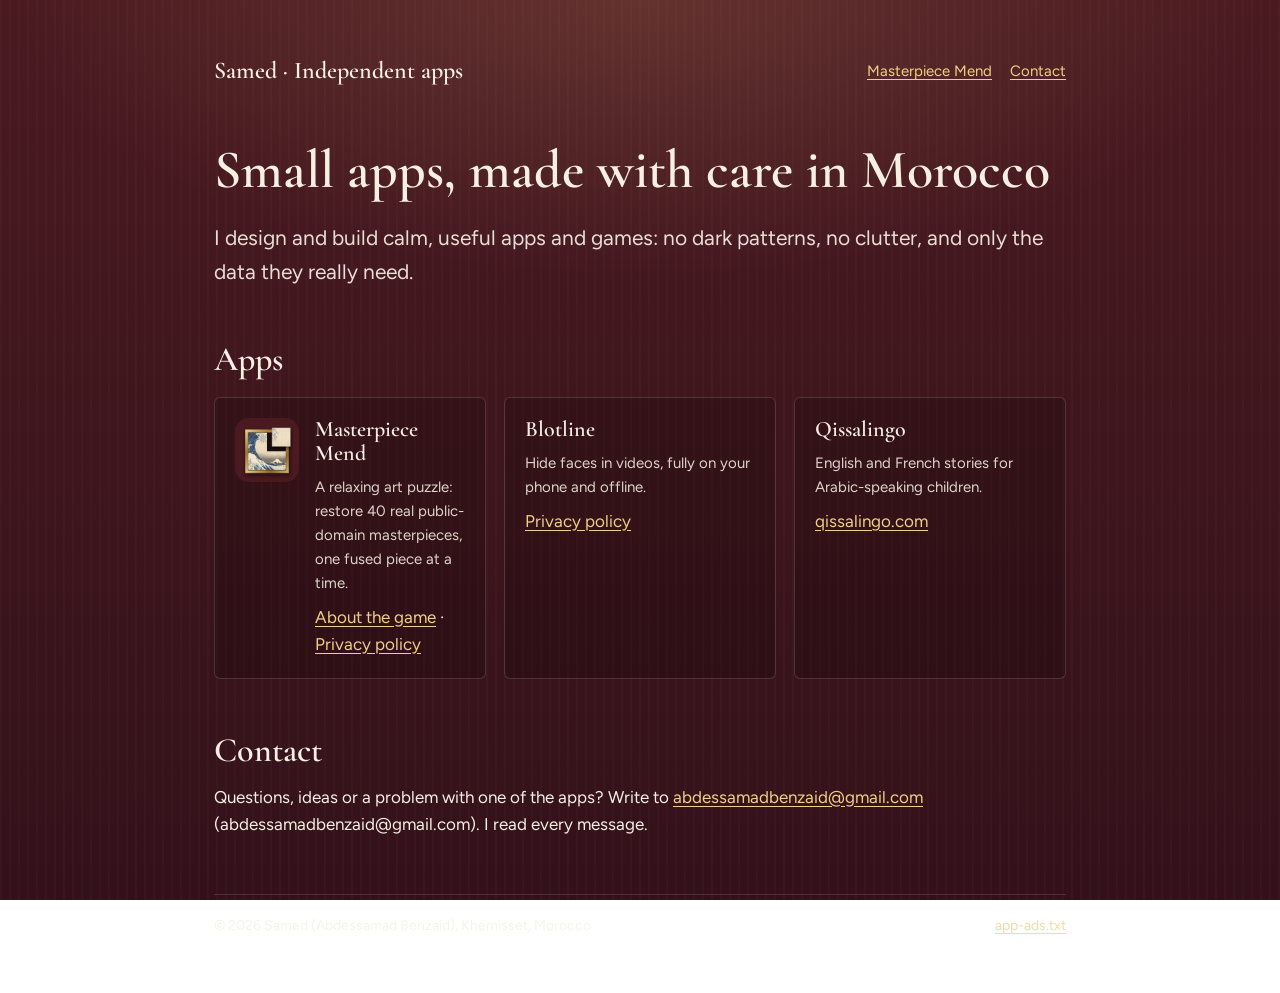
<file: index.html>
<!DOCTYPE html>
<html lang="en">
<head>
<meta charset="utf-8">
<meta name="viewport" content="width=device-width,initial-scale=1">
<title>Samed · Independent apps</title>
<meta name="description" content="Small, careful apps and games made in Morocco by Samed: Masterpiece Mend, Blotline and Qissalingo.">
<link rel="stylesheet" href="style.css">
</head>
<body>
<div class="wrap">
 <header class="top"><a class="brand" href="./">Samed · Independent apps</a>
  <nav class="nav"><a href="masterpiece-mend/">Masterpiece Mend</a><a href="#contact">Contact</a></nav></header>

 <h1>Small apps, made with care in Morocco</h1>
 <p class="lead">I design and build calm, useful apps and games: no dark patterns, no clutter, and only the data they really need.</p>

 <h2>Apps</h2>
 <div class="cards">
  <div class="card"><img src="masterpiece-mend/icon.png" alt="Masterpiece Mend icon">
   <div><h3>Masterpiece Mend</h3><p>A relaxing art puzzle: restore 40 real public-domain masterpieces, one fused piece at a time.</p>
   <a href="masterpiece-mend/">About the game</a> · <a href="masterpiece-mend/privacy-policy.html">Privacy policy</a></div></div>
  <div class="card"><div><h3>Blotline</h3><p>Hide faces in videos, fully on your phone and offline.</p>
   <a href="blotline/privacy-policy.html">Privacy policy</a></div></div>
  <div class="card"><div><h3>Qissalingo</h3><p>English and French stories for Arabic-speaking children.</p>
   <a href="https://qissalingo.com">qissalingo.com</a></div></div>
 </div>

 <h2 id="contact">Contact</h2>
 <p>Questions, ideas or a problem with one of the apps? Write to <a href="mailto:abdessamadbenzaid@gmail.com">abdessamadbenzaid@gmail.com</a> (abdessamadbenzaid@gmail.com). I read every message.</p>

 <footer class="foot"><span>© 2026 Samed (Abdessamad Benzaid), Khemisset, Morocco</span><a href="app-ads.txt">app-ads.txt</a></footer>
</div>
</body>
</html>
</file>
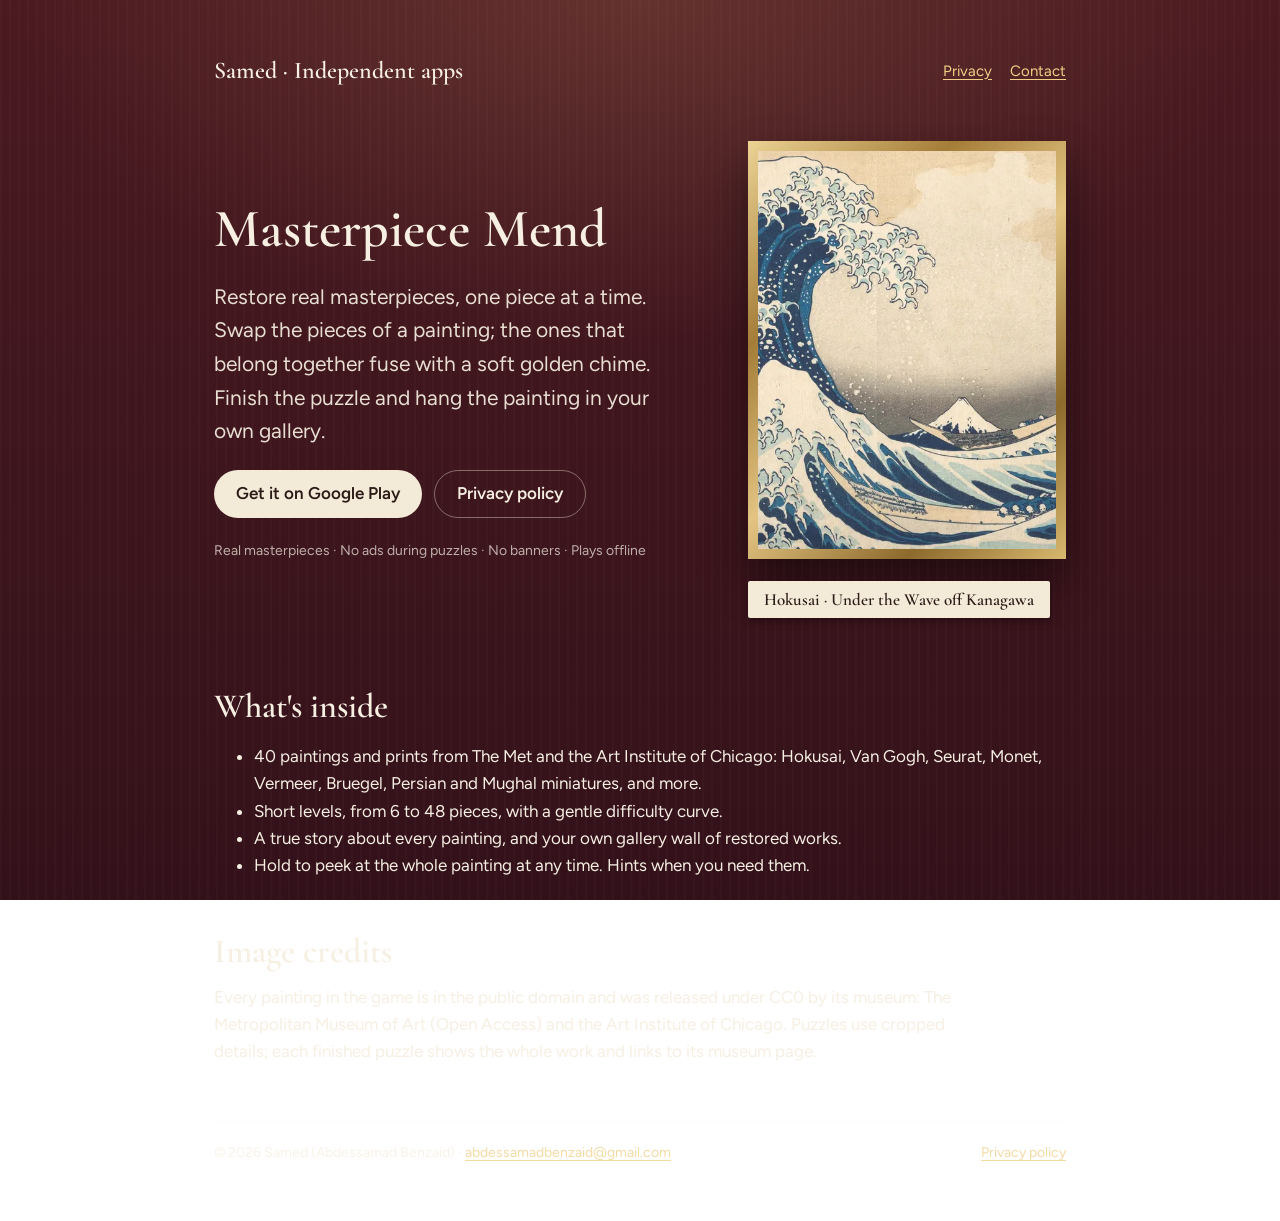
<file: masterpiece-mend/index.html>
<!DOCTYPE html>
<html lang="en">
<head>
<meta charset="utf-8">
<meta name="viewport" content="width=device-width,initial-scale=1">
<title>Masterpiece Mend: Art Puzzle</title>
<meta name="description" content="Restore 40 real public-domain masterpieces in a calm swap-and-fuse art puzzle. No ads during puzzles. No banners.">
<link rel="stylesheet" href="../style.css">
</head>
<body>
<div class="wrap">
 <header class="top"><a class="brand" href="../">Samed · Independent apps</a>
  <nav class="nav"><a href="privacy-policy.html">Privacy</a><a href="../#contact">Contact</a></nav></header>

 <section class="hero">
  <div>
   <h1>Masterpiece Mend</h1>
   <p class="lead">Restore real masterpieces, one piece at a time. Swap the pieces of a painting; the ones that belong together fuse with a soft golden chime. Finish the puzzle and hang the painting in your own gallery.</p>
   <div class="row">
    <a class="btn" href="https://play.google.com/store/apps/details?id=ma.samed.masterpiecemend">Get it on Google Play</a>
    <a class="btn alt" href="privacy-policy.html">Privacy policy</a>
   </div>
   <p class="meta">Real masterpieces · No ads during puzzles · No banners · Plays offline</p>
  </div>
  <div><span class="frame"><img src="wave.webp" width="480" height="640" alt="Detail of Under the Wave off Kanagawa by Katsushika Hokusai, one of the paintings in the game"></span>
   <p style="margin-top:14px"><span class="plaque">Hokusai · Under the Wave off Kanagawa</span></p></div>
 </section>

 <h2>What's inside</h2>
 <ul>
  <li>40 paintings and prints from The Met and the Art Institute of Chicago: Hokusai, Van Gogh, Seurat, Monet, Vermeer, Bruegel, Persian and Mughal miniatures, and more.</li>
  <li>Short levels, from 6 to 48 pieces, with a gentle difficulty curve.</li>
  <li>A true story about every painting, and your own gallery wall of restored works.</li>
  <li>Hold to peek at the whole painting at any time. Hints when you need them.</li>
 </ul>

 <h2>Image credits</h2>
 <p>Every painting in the game is in the public domain and was released under CC0 by its museum: The Metropolitan Museum of Art (Open Access) and the Art Institute of Chicago. Puzzles use cropped details; each finished puzzle shows the whole work and links to its museum page.</p>

 <footer class="foot"><span>© 2026 Samed (Abdessamad Benzaid) · <a href="mailto:abdessamadbenzaid@gmail.com">abdessamadbenzaid@gmail.com</a></span><a href="privacy-policy.html">Privacy policy</a></footer>
</div>
</body>
</html>
</file>
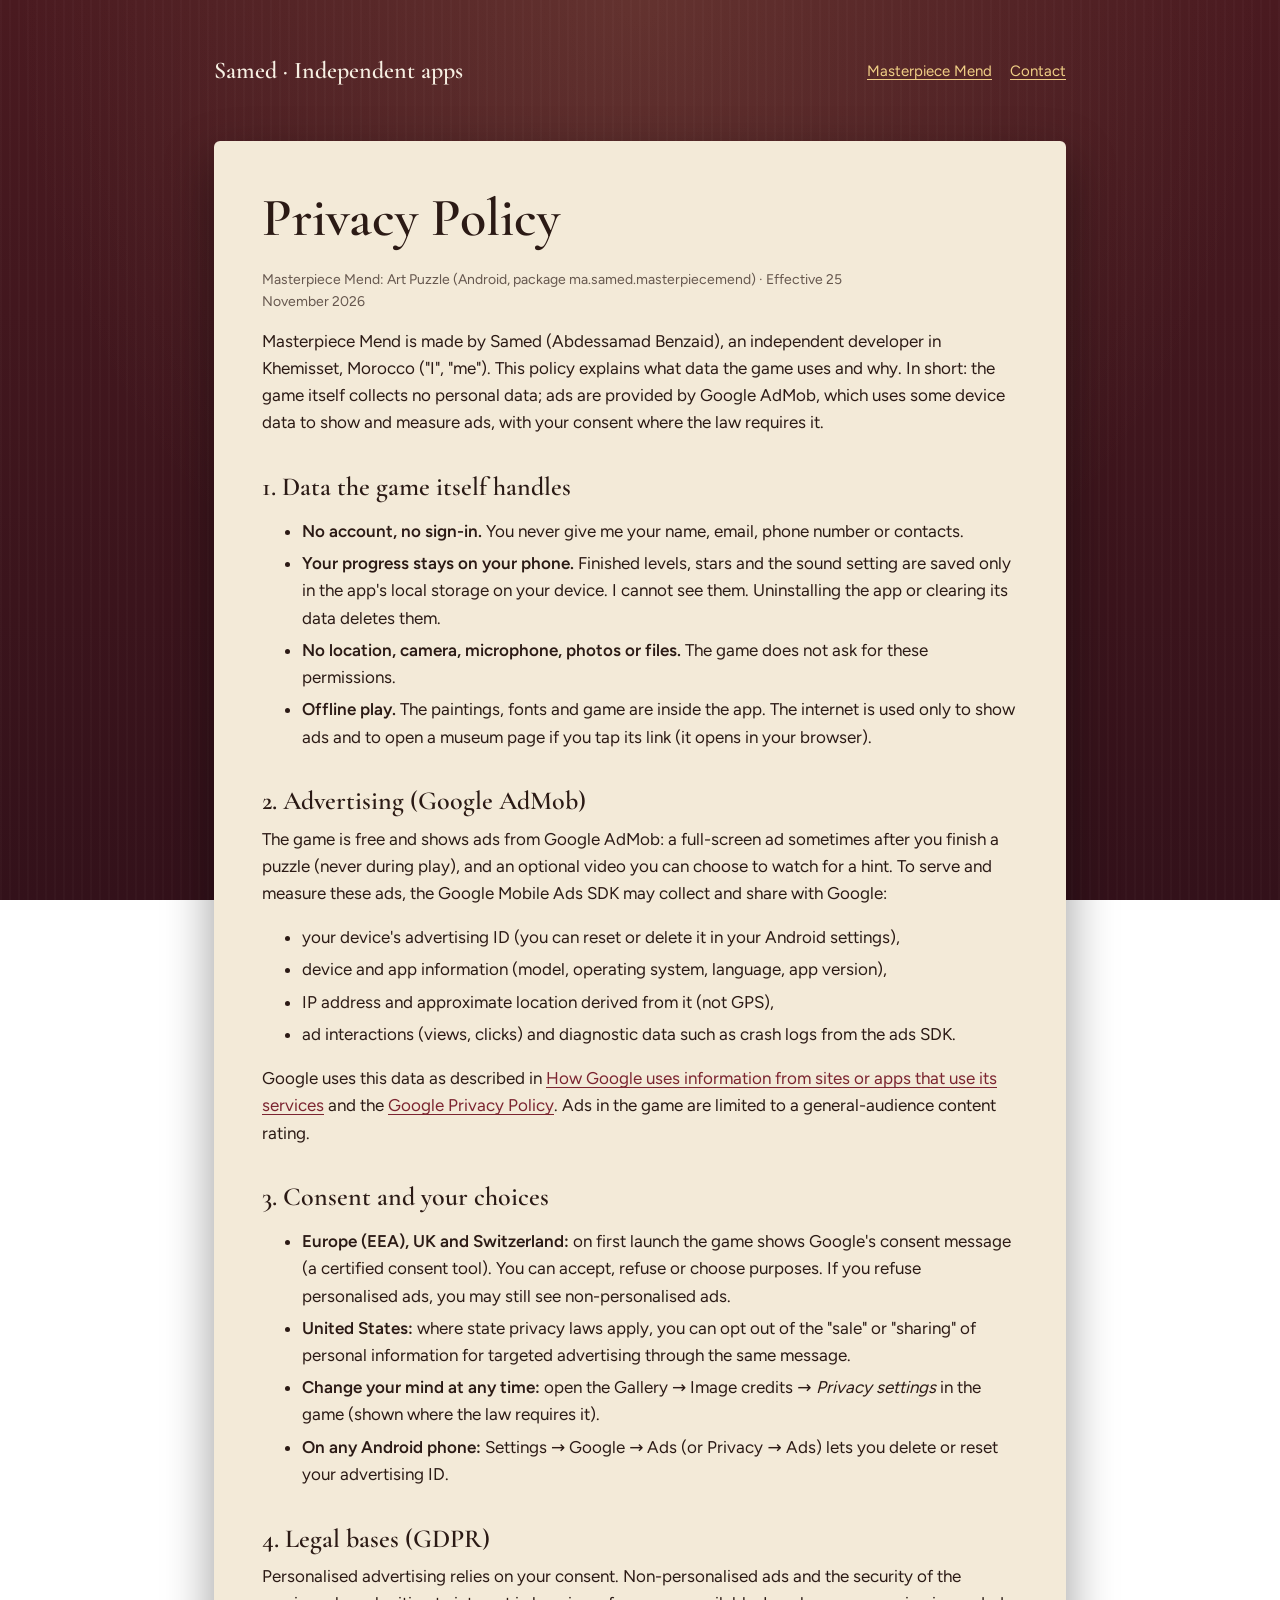
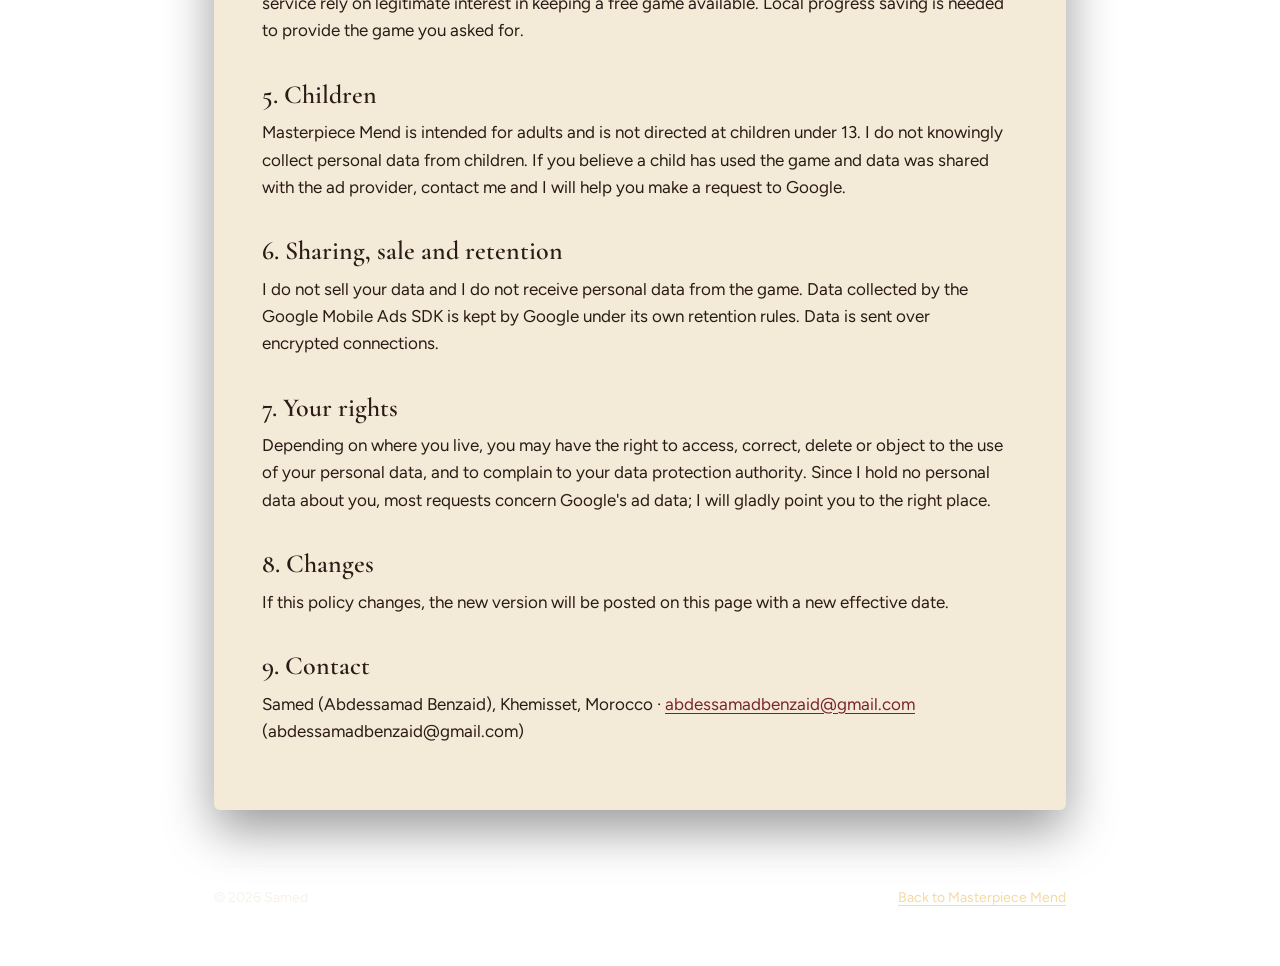
<file: masterpiece-mend/privacy-policy.html>
<!DOCTYPE html>
<html lang="en">
<head>
<meta charset="utf-8">
<meta name="viewport" content="width=device-width,initial-scale=1">
<title>Privacy Policy · Masterpiece Mend</title>
<meta name="description" content="Privacy policy of the Android game Masterpiece Mend: Art Puzzle.">
<link rel="stylesheet" href="../style.css">
</head>
<body>
<div class="wrap">
 <header class="top"><a class="brand" href="../">Samed · Independent apps</a>
  <nav class="nav"><a href="./">Masterpiece Mend</a><a href="../#contact">Contact</a></nav></header>
 <article class="doc">
  <h1>Privacy Policy</h1>
  <p class="meta">Masterpiece Mend: Art Puzzle (Android, package ma.samed.masterpiecemend) · Effective 25 November 2026</p>

  <p>Masterpiece Mend is made by Samed (Abdessamad Benzaid), an independent developer in Khemisset, Morocco ("I", "me"). This policy explains what data the game uses and why. In short: the game itself collects no personal data; ads are provided by Google AdMob, which uses some device data to show and measure ads, with your consent where the law requires it.</p>

  <h2>1. Data the game itself handles</h2>
  <ul>
   <li><strong>No account, no sign-in.</strong> You never give me your name, email, phone number or contacts.</li>
   <li><strong>Your progress stays on your phone.</strong> Finished levels, stars and the sound setting are saved only in the app's local storage on your device. I cannot see them. Uninstalling the app or clearing its data deletes them.</li>
   <li><strong>No location, camera, microphone, photos or files.</strong> The game does not ask for these permissions.</li>
   <li><strong>Offline play.</strong> The paintings, fonts and game are inside the app. The internet is used only to show ads and to open a museum page if you tap its link (it opens in your browser).</li>
  </ul>

  <h2>2. Advertising (Google AdMob)</h2>
  <p>The game is free and shows ads from Google AdMob: a full-screen ad sometimes after you finish a puzzle (never during play), and an optional video you can choose to watch for a hint. To serve and measure these ads, the Google Mobile Ads SDK may collect and share with Google:</p>
  <ul>
   <li>your device's advertising ID (you can reset or delete it in your Android settings),</li>
   <li>device and app information (model, operating system, language, app version),</li>
   <li>IP address and approximate location derived from it (not GPS),</li>
   <li>ad interactions (views, clicks) and diagnostic data such as crash logs from the ads SDK.</li>
  </ul>
  <p>Google uses this data as described in <a href="https://policies.google.com/technologies/partner-sites">How Google uses information from sites or apps that use its services</a> and the <a href="https://policies.google.com/privacy">Google Privacy Policy</a>. Ads in the game are limited to a general-audience content rating.</p>

  <h2>3. Consent and your choices</h2>
  <ul>
   <li><strong>Europe (EEA), UK and Switzerland:</strong> on first launch the game shows Google's consent message (a certified consent tool). You can accept, refuse or choose purposes. If you refuse personalised ads, you may still see non-personalised ads.</li>
   <li><strong>United States:</strong> where state privacy laws apply, you can opt out of the "sale" or "sharing" of personal information for targeted advertising through the same message.</li>
   <li><strong>Change your mind at any time:</strong> open the Gallery → Image credits → <em>Privacy settings</em> in the game (shown where the law requires it).</li>
   <li><strong>On any Android phone:</strong> Settings → Google → Ads (or Privacy → Ads) lets you delete or reset your advertising ID.</li>
  </ul>

  <h2>4. Legal bases (GDPR)</h2>
  <p>Personalised advertising relies on your consent. Non-personalised ads and the security of the service rely on legitimate interest in keeping a free game available. Local progress saving is needed to provide the game you asked for.</p>

  <h2>5. Children</h2>
  <p>Masterpiece Mend is intended for adults and is not directed at children under 13. I do not knowingly collect personal data from children. If you believe a child has used the game and data was shared with the ad provider, contact me and I will help you make a request to Google.</p>

  <h2>6. Sharing, sale and retention</h2>
  <p>I do not sell your data and I do not receive personal data from the game. Data collected by the Google Mobile Ads SDK is kept by Google under its own retention rules. Data is sent over encrypted connections.</p>

  <h2>7. Your rights</h2>
  <p>Depending on where you live, you may have the right to access, correct, delete or object to the use of your personal data, and to complain to your data protection authority. Since I hold no personal data about you, most requests concern Google's ad data; I will gladly point you to the right place.</p>

  <h2>8. Changes</h2>
  <p>If this policy changes, the new version will be posted on this page with a new effective date.</p>

  <h2>9. Contact</h2>
  <p>Samed (Abdessamad Benzaid), Khemisset, Morocco · <a href="mailto:abdessamadbenzaid@gmail.com">abdessamadbenzaid@gmail.com</a> (abdessamadbenzaid@gmail.com)</p>
 </article>
 <footer class="foot"><span>© 2026 Samed</span><a href="./">Back to Masterpiece Mend</a></footer>
</div>
</body>
</html>
</file>
<file: style.css>
/* Samed · independent apps — shared style (same world as Masterpiece Mend: oxblood wall, gilt, museum label) */
@import url("fonts/fonts.css");
:root{--wall:#4a1a20;--wall2:#33111a;--gold:#c9a25a;--cream:#f3ead8;--ink:#f6efe2;--card:#2b1a15}
*{box-sizing:border-box;min-width:0}
html{scroll-padding-top:24px}
body{margin:0;color:var(--ink);font:17px/1.6 Figtree,system-ui,sans-serif;
 background:radial-gradient(ellipse 70% 40% at 50% 0,rgba(255,200,140,.14),transparent 70%),repeating-linear-gradient(90deg,rgba(255,255,255,.02) 0 2px,transparent 2px 9px),linear-gradient(var(--wall),var(--wall2)) fixed}
a{color:#f0cf86;text-underline-offset:3px}
a:focus-visible{outline:2px solid var(--gold);outline-offset:3px}
.wrap{max-width:980px;margin:0 auto;padding:clamp(24px,5vw,56px) max(5vw,18px)}
h1,h2,h3{font-family:'Cormorant Garamond',Georgia,serif;font-weight:600;line-height:1.08;text-wrap:balance;margin:0 0 .4em}
h1{font-size:clamp(36px,6vw,54px)}h2{font-size:clamp(26px,4vw,34px);margin-top:1.6em}h3{font-size:22px}
p{margin:0 0 1em;max-width:68ch}
.top{display:flex;justify-content:space-between;align-items:center;gap:16px;flex-wrap:wrap;margin-bottom:clamp(28px,5vw,56px)}
.brand{font:600 24px 'Cormorant Garamond',Georgia,serif;color:var(--ink);text-decoration:none}
.nav{display:flex;gap:18px;flex-wrap:wrap;font-size:15px}
.frame{padding:10px;background:linear-gradient(135deg,#ecd394,#a47d38 28%,#e3c482 52%,#8c6a2c 78%,#d8b86f);box-shadow:0 22px 40px rgba(0,0,0,.45);display:inline-block}
.frame img{display:block;width:100%;height:auto}
.hero{display:grid;grid-template-columns:minmax(0,1.2fr) minmax(0,.8fr);gap:clamp(24px,5vw,56px);align-items:center}
.lead{font-size:clamp(18px,2.2vw,21px);opacity:.92}
.plaque{display:inline-block;background:var(--cream);color:var(--card);padding:8px 16px;border-radius:2px;font:600 17px 'Cormorant Garamond',Georgia,serif;box-shadow:0 3px 8px rgba(0,0,0,.35)}
.btn{display:inline-flex;align-items:center;gap:10px;min-height:48px;padding:0 22px;border-radius:24px;background:var(--cream);color:var(--card);text-decoration:none;font-weight:600}
.btn.alt{background:none;color:var(--ink);border:1px solid rgba(243,234,216,.4)}
.row{display:flex;gap:12px;flex-wrap:wrap;margin:22px 0}
.cards{display:grid;grid-template-columns:repeat(auto-fit,minmax(min(100%,260px),1fr));gap:18px;margin-top:18px}
.card{background:rgba(0,0,0,.18);border:1px solid rgba(243,234,216,.16);border-radius:6px;padding:20px;display:flex;gap:16px;align-items:flex-start}
.card img{width:64px;height:64px;border-radius:14px;flex:none}
.card p{font-size:15px;margin:.2em 0 .6em;opacity:.88}
.doc{background:var(--cream);color:var(--card);border-radius:6px;padding:clamp(22px,4vw,48px);box-shadow:0 20px 50px rgba(0,0,0,.4)}
.doc a{color:#7b2430}.doc h2{font-size:26px;margin-top:1.4em}.doc li{margin:.3em 0;max-width:66ch}
.meta{font-size:14px;opacity:.7}
.foot{margin-top:56px;padding-top:20px;border-top:1px solid rgba(243,234,216,.18);font-size:14px;opacity:.75;display:flex;gap:18px;flex-wrap:wrap;justify-content:space-between}
@media(max-width:700px){.hero{grid-template-columns:1fr}.hero .frame{max-width:320px}}
</file>
